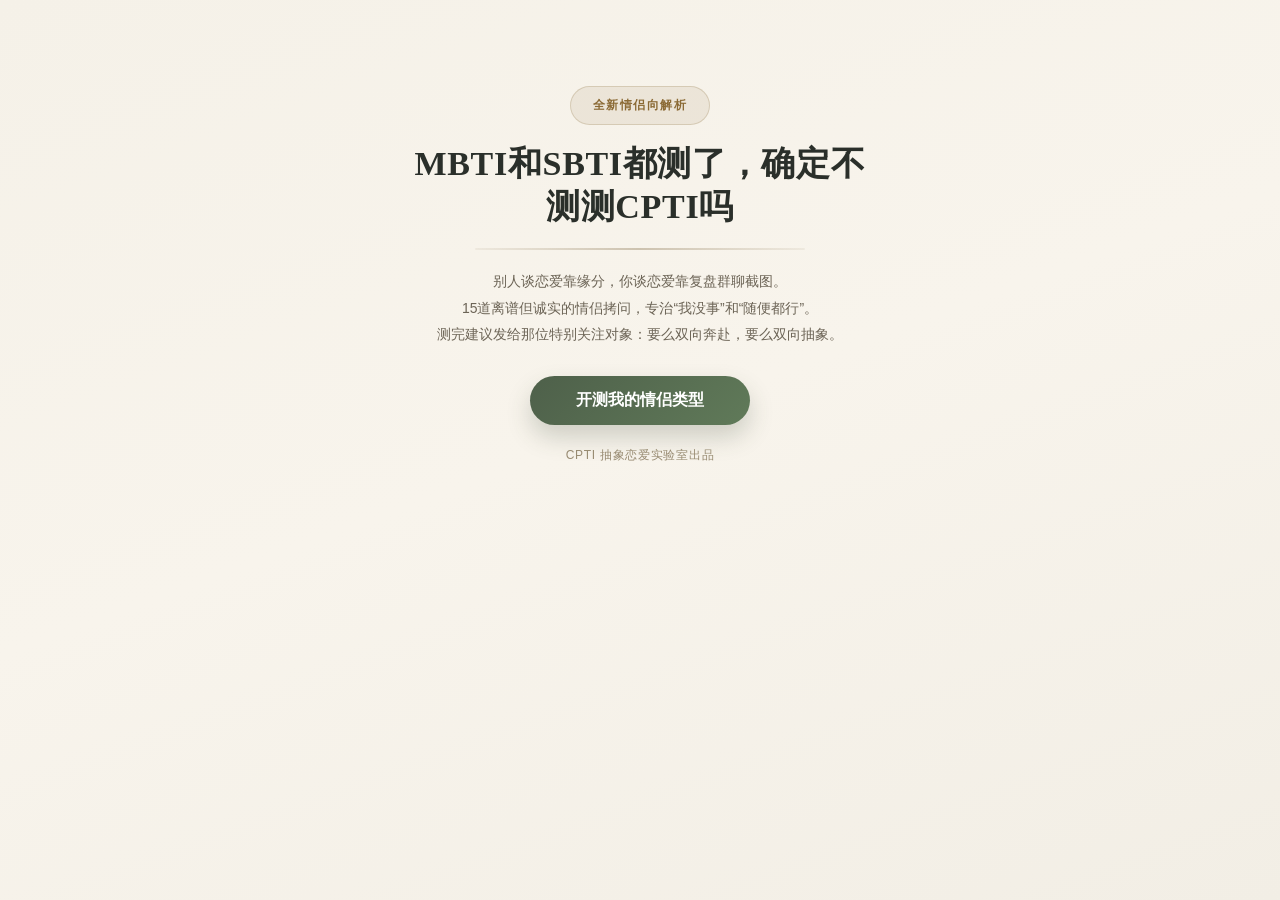
<file: index.html>
<!doctype html>
<html lang="zh-CN">
  <head>
    <meta charset="utf-8" />
    <meta name="viewport" content="width=device-width, initial-scale=1" />
    <title>CPTI人格测试</title>
    <link rel="stylesheet" href="./h5/css/style.css" />
  </head>
  <body>
    <div class="shell">
      <div class="hero">
        <div class="badge">全新情侣向解析</div>
        <h1 class="title">MBTI和SBTI都测了，确定不测测CPTI吗</h1>
        <div class="divider"></div>
        <p class="desc">
          别人谈恋爱靠缘分，你谈恋爱靠复盘群聊截图。<br />
          15道离谱但诚实的情侣拷问，专治“我没事”和“随便都行”。<br />
          测完建议发给那位特别关注对象：要么双向奔赴，要么双向抽象。
        </p>
        <div class="actions">
          <button class="btn-primary" id="startBtn">开测我的情侣类型</button>
        </div>
        <div class="credits">CPTI 抽象恋爱实验室出品</div>
      </div>
    </div>

    <script src="./h5/js/index.js"></script>
  </body>
</html>
</file>
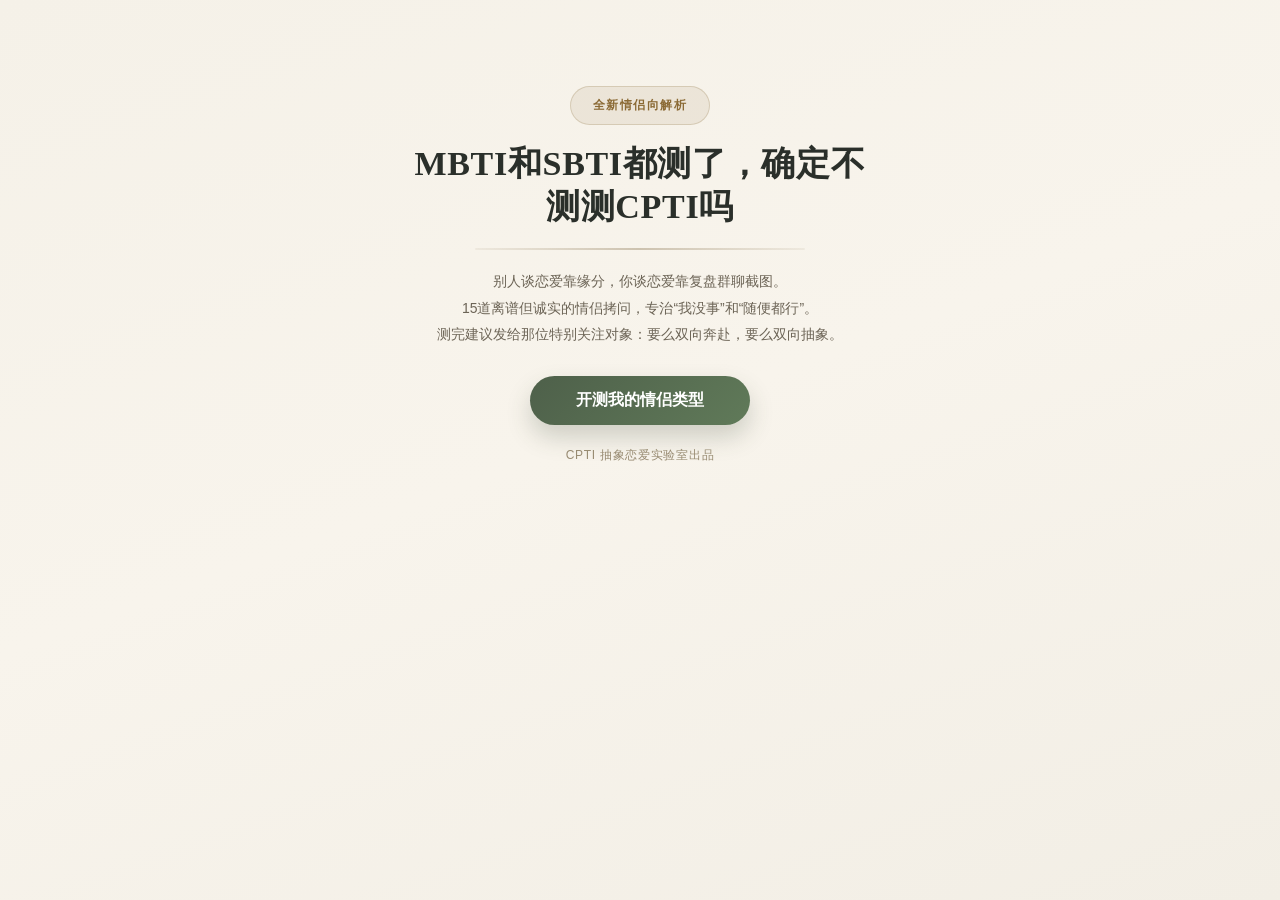
<file: result.html>
<!doctype html>
<html lang="zh-CN">
  <head>
    <meta charset="utf-8" />
    <meta name="viewport" content="width=device-width, initial-scale=1" />
    <title>CPTI结果（H5）</title>
    <link rel="stylesheet" href="./h5/css/style.css" />
  </head>
  <body>
    <div class="shell">
      <div class="paper">
        <div class="paper-head">
          <div class="badge small">CPTI RESULT</div>
          <div class="paper-title">恋爱画像报告</div>
          <div class="paper-sub">抽象归抽象，真心也是真心。</div>
        </div>

        <div class="section">
          <div class="type-kicker" id="modeKicker"></div>
          <div class="type-name" id="typeName"></div>
          <div class="type-subname" id="sub"></div>
          <div class="match" id="badge"></div>
        </div>

        <div class="section">
          <div class="h3">恋爱解析</div>
          <div class="p" id="desc"></div>
        </div>

        <div class="section" id="dimSection" style="display:none;">
          <div class="h3">十五维度分析</div>
          <div class="dim-list" id="dimList"></div>
        </div>

        <div class="section" id="noteSection" style="display:none;">
          <div class="h3">温馨提示</div>
          <div class="p muted" id="funNote"></div>
        </div>

        <div class="result-actions">
          <button class="btn-secondary" id="restartBtn">重新测试</button>
          <button class="btn-primary" id="homeBtn">返回首页</button>
        </div>
      </div>
    </div>

    <script>
      var exports = {};
    </script>
    <script src="./utils/algorithm.js"></script>
    <script src="./h5/js/result.js"></script>
  </body>
</html>
</file>
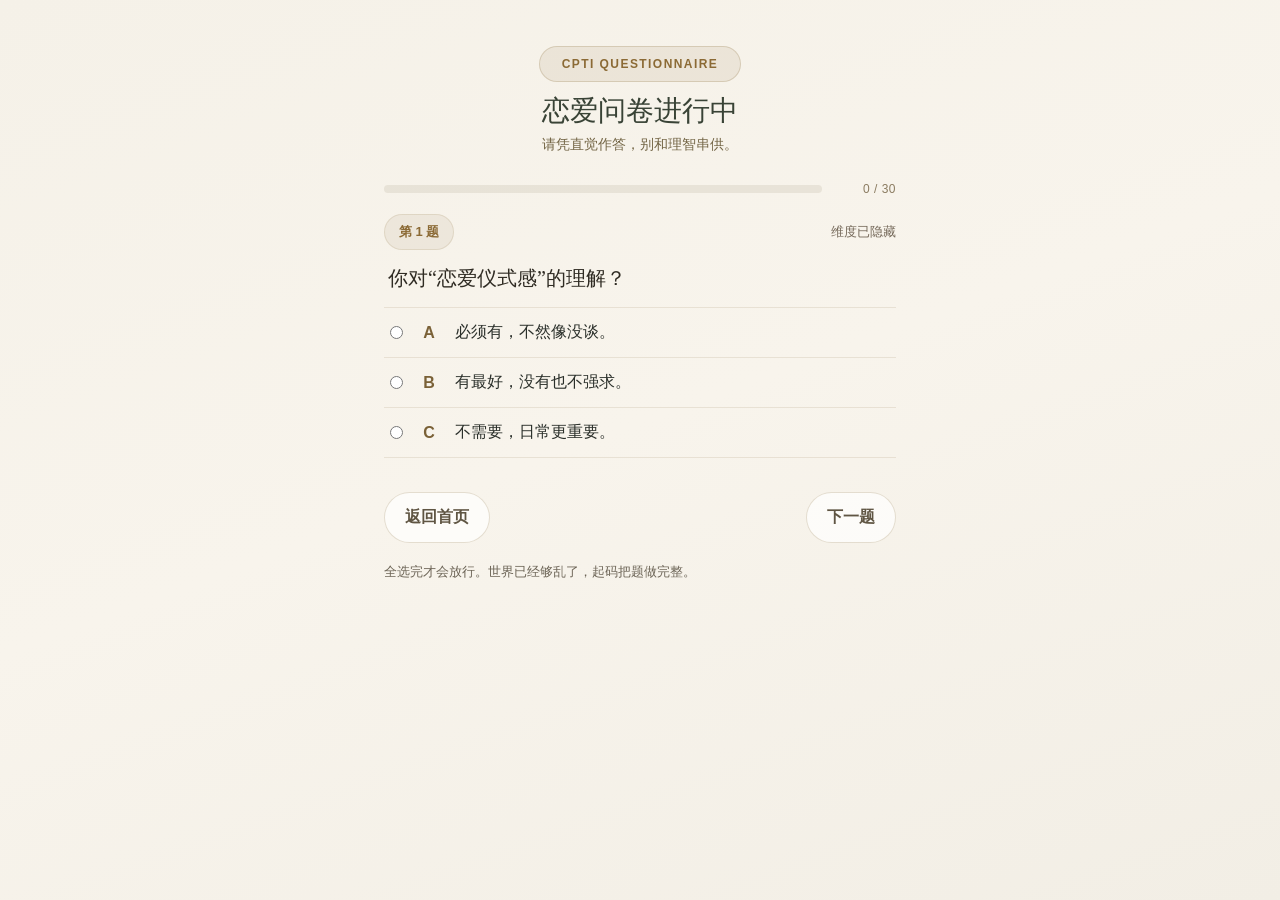
<file: test.html>
<!doctype html>
<html lang="zh-CN">
  <head>
    <meta charset="utf-8" />
    <meta name="viewport" content="width=device-width, initial-scale=1" />
    <title>CPTI问卷（H5）</title>
    <link rel="stylesheet" href="./h5/css/style.css" />
  </head>
  <body>
    <div class="shell">
      <div class="paper">
        <div class="paper-head">
          <div class="badge small">CPTI QUESTIONNAIRE</div>
          <div class="paper-title">恋爱问卷进行中</div>
          <div class="paper-sub">请凭直觉作答，别和理智串供。</div>
        </div>

        <div class="progress-row">
          <div class="progress">
            <div class="progress-bar" id="progressBar"></div>
          </div>
          <div class="progress-text" id="progressText">0 / 31</div>
        </div>

        <div class="q-meta">
          <div class="q-badge" id="qBadge">第 1 题</div>
          <div class="q-dim" id="qDim">维度已隐藏</div>
        </div>

        <div class="q-title" id="qTitle"></div>

        <div class="options" id="options"></div>

        <div class="actions-bottom">
          <div class="actions-left" id="actionsLeft"></div>
          <div class="actions-right" id="actionsRight"></div>
        </div>

        <div class="hint" id="hint">
          全选完才会放行。世界已经够乱了，起码把题做完整。
        </div>
      </div>
    </div>

    <script>
      // 复用你项目里的 CommonJS 风格 algorithm.js
      var exports = {};
    </script>
    <script src="./utils/algorithm.js"></script>
    <script src="./h5/js/test.js"></script>
  </body>
</html>
</file>
<file: h5/css/style.css>
:root {
  --bg1: #f5f1e8;
  --bg2: #f8f4ec;
  --bg3: #f2eee5;

  --text: #2a2f2a;
  --muted: #6c6456;
  --line: rgba(163, 140, 99, 0.22);
  --accent: #607a59;
  --accent2: #4e604a;

  --radius-lg: 24px;
}

* {
  box-sizing: border-box;
}

body {
  margin: 0;
  color: var(--text);
  font-family: -apple-system, BlinkMacSystemFont, "PingFang SC", "Hiragino Sans GB",
    "Microsoft YaHei", sans-serif;
  background: linear-gradient(160deg, var(--bg1), var(--bg2) 48%, var(--bg3));
  min-height: 100vh;
  overflow-x: hidden;
}

.shell {
  max-width: 560px;
  margin: 0 auto;
  padding: 28px 16px 56px;
  overflow-x: hidden;
}

.hero {
  padding: 58px 28px 48px;
  text-align: center;
}

.badge {
  display: inline-block;
  padding: 10px 22px;
  border-radius: 999px;
  border: 1px solid rgba(154, 131, 88, 0.28);
  background: rgba(154, 131, 88, 0.12);
  color: #8b6a35;
  font-weight: 700;
  letter-spacing: 0.12em;
  font-size: 12px;
  margin-bottom: 18px;
}

.badge.small {
  font-size: 12px;
  margin-bottom: 10px;
}

.title {
  font-family: "Times New Roman", "Georgia", "STSong", "Songti SC", serif;
  font-size: 34px;
  letter-spacing: 0.02em;
  line-height: 1.25;
  margin: 0 0 18px;
}

.divider {
  height: 2px;
  width: 70%;
  margin: 20px auto 18px;
  border-radius: 999px;
  background: linear-gradient(90deg, rgba(127, 104, 64, 0.08), rgba(127, 104, 64, 0.35), rgba(127, 104, 64, 0.08));
}

.desc {
  margin: 0 auto 28px;
  max-width: 520px;
  color: var(--muted);
  font-size: 14px;
  line-height: 1.9;
}

.actions {
  display: flex;
  justify-content: center;
  margin: 18px 0 22px;
}

.btn-primary,
.btn-secondary {
  appearance: none;
  border: none;
  cursor: pointer;
  border-radius: 999px;
  font-size: 16px;
  font-weight: 700;
  padding: 14px 20px;
  min-width: 220px;
}

.btn-primary {
  background: linear-gradient(135deg, #4e604a, #607a59);
  color: #fff;
  box-shadow: 0 12px 24px rgba(58, 74, 54, 0.22);
}

.btn-secondary {
  background: rgba(255, 255, 255, 0.7);
  border: 1px solid rgba(163, 140, 99, 0.28);
  color: #5f5543;
}

.credits {
  margin-top: 22px;
  font-size: 12px;
  color: rgba(115, 98, 67, 0.72);
  letter-spacing: 0.06em;
}

/* Paper / sections */
.paper {
  padding: 8px 8px 24px;
  overflow-x: hidden;
}

.paper-head {
  text-align: center;
  padding: 10px 8px 18px;
}

.paper-title {
  font-family: "Times New Roman", "Georgia", "STSong", "Songti SC", serif;
  font-size: 28px;
  margin: 0 0 6px;
  color: #394336;
}

.paper-sub {
  color: #736545;
  font-size: 14px;
}

.progress-row {
  display: flex;
  align-items: center;
  gap: 10px;
  margin: 10px 0 18px;
}

.progress {
  flex: 1;
  height: 8px;
  border-radius: 999px;
  background: rgba(123, 104, 76, 0.12);
  overflow: hidden;
}

.progress-bar {
  height: 100%;
  width: 0%;
  background: #6a7f63;
  transition: width 0.25s ease;
}

.progress-text {
  width: 64px;
  text-align: right;
  font-size: 12px;
  color: #8a7b60;
  letter-spacing: 0.04em;
  white-space: nowrap;
}

.q-meta {
  display: flex;
  justify-content: space-between;
  align-items: center;
  gap: 12px;
  margin: 6px 0 6px;
}

.q-badge {
  display: inline-block;
  padding: 8px 14px;
  border-radius: 999px;
  background: rgba(154, 131, 88, 0.10);
  border: 1px solid rgba(154, 131, 88, 0.18);
  color: #8b6a35;
  font-size: 13px;
  font-weight: 700;
}

.q-dim {
  color: #75695a;
  font-size: 13px;
}

.q-title {
  font-family: "Times New Roman", "Georgia", "STSong", "Songti SC", serif;
  font-size: 20px;
  color: #2f2b23;
  line-height: 1.45;
  margin: 14px 0 14px;
  padding: 0 4px;
}

.options {
  display: flex;
  flex-direction: column;
  border-top: 1px solid rgba(163, 140, 99, 0.18);
}

.option {
  display: flex;
  align-items: center;
  gap: 12px;
  padding: 14px 6px 14px;
  border-bottom: 1px solid rgba(163, 140, 99, 0.18);
  cursor: pointer;
  user-select: none;
}

.option input {
  margin: 0;
}

.option-code {
  width: 28px;
  text-align: center;
  font-weight: 800;
  color: #7a6137;
}

.option.selected {
  background: rgba(166, 140, 92, 0.05);
}

.option.selected .option-code {
  color: #5f7859;
}

.actions-bottom {
  display: flex;
  justify-content: space-between;
  align-items: center;
  gap: 12px;
  margin-top: 18px;
  padding-top: 16px;
}

.actions-left,
.actions-right {
  display: flex;
  gap: 12px;
  width: 100%;
}

.actions-right {
  justify-content: flex-end;
}

.btn-small {
  min-width: 0;
  padding: 12px 14px;
  font-size: 15px;
}

.hint {
  color: var(--muted);
  font-size: 13px;
  line-height: 1.7;
  margin: 18px 0 0;
}

.section {
  margin-top: 18px;
  padding-top: 14px;
  border-bottom: 1px solid rgba(163, 140, 99, 0.16);
  overflow-x: hidden;
}

.section:last-child {
  border-bottom: none;
}

.h3 {
  font-size: 18px;
  font-weight: 700;
  margin: 0 0 10px;
}

.p {
  color: #4f4a3f;
  line-height: 1.95;
  font-size: 14px;
  white-space: pre-wrap;
}

.muted {
  color: var(--muted);
}

.type-kicker {
  color: #7a6b4e;
  letter-spacing: 0.06em;
  font-size: 13px;
  font-weight: 700;
  margin-bottom: 6px;
}

.type-name {
  font-family: "Times New Roman", "Georgia", "STSong", "Songti SC", serif;
  font-size: 34px;
  line-height: 1.1;
  font-weight: 700;
  overflow-wrap: anywhere;
  word-break: break-word;
}

.type-subname {
  color: #6a6152;
  font-size: 14px;
  line-height: 1.9;
  margin-top: 10px;
  overflow-wrap: anywhere;
}

.match {
  margin-top: 16px;
  padding: 12px 16px;
  border-radius: 999px;
  border: 1px solid rgba(154, 131, 88, 0.18);
  background: rgba(154, 131, 88, 0.10);
  color: #5f7859;
  font-weight: 700;
  font-size: 13px;
  max-width: 100%;
  overflow-wrap: anywhere;
  white-space: normal;
}

.dim-list {
  display: flex;
  flex-direction: column;
  gap: 8px;
  margin-top: 8px;
}

.dim-item {
  padding: 10px 0;
  border-bottom: 1px solid rgba(163, 140, 99, 0.14);
}

.dim-item:last-child {
  border-bottom: none;
}

.dim-item-top {
  display: flex;
  justify-content: space-between;
  gap: 12px;
  align-items: baseline;
  margin-bottom: 6px;
  flex-wrap: wrap;
}

.dim-item-name {
  font-weight: 700;
  color: #3f3a30;
  font-size: 13px;
}

.dim-item-score {
  color: #746445;
  font-weight: 800;
  font-size: 13px;
  white-space: nowrap;
}

.result-actions {
  display: flex;
  justify-content: space-between;
  align-items: stretch;
  gap: 12px;
  margin-top: 16px;
  flex-wrap: nowrap;
}

.result-actions button {
  flex: 1;
  min-width: 0;
  padding: 14px 12px;
  font-size: 15px;
  line-height: 1.35;
  white-space: nowrap;
}
</file>
